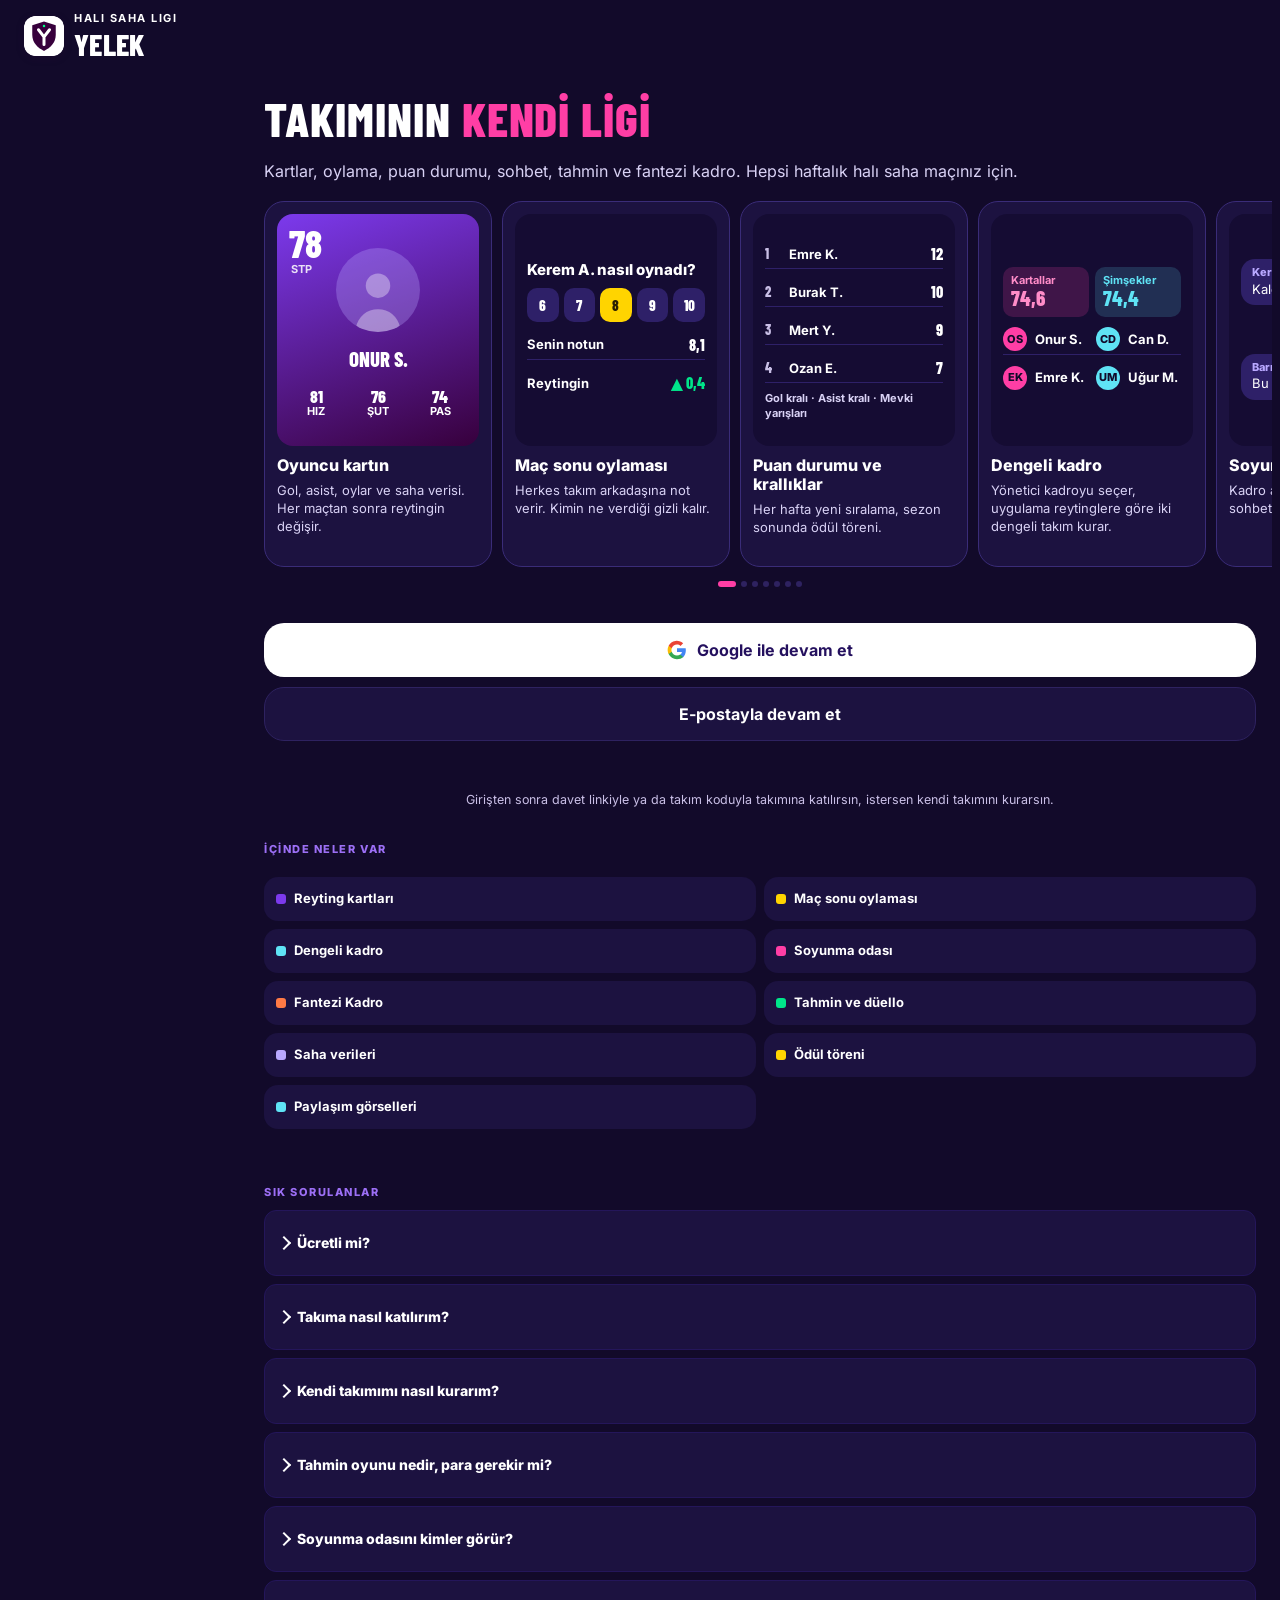
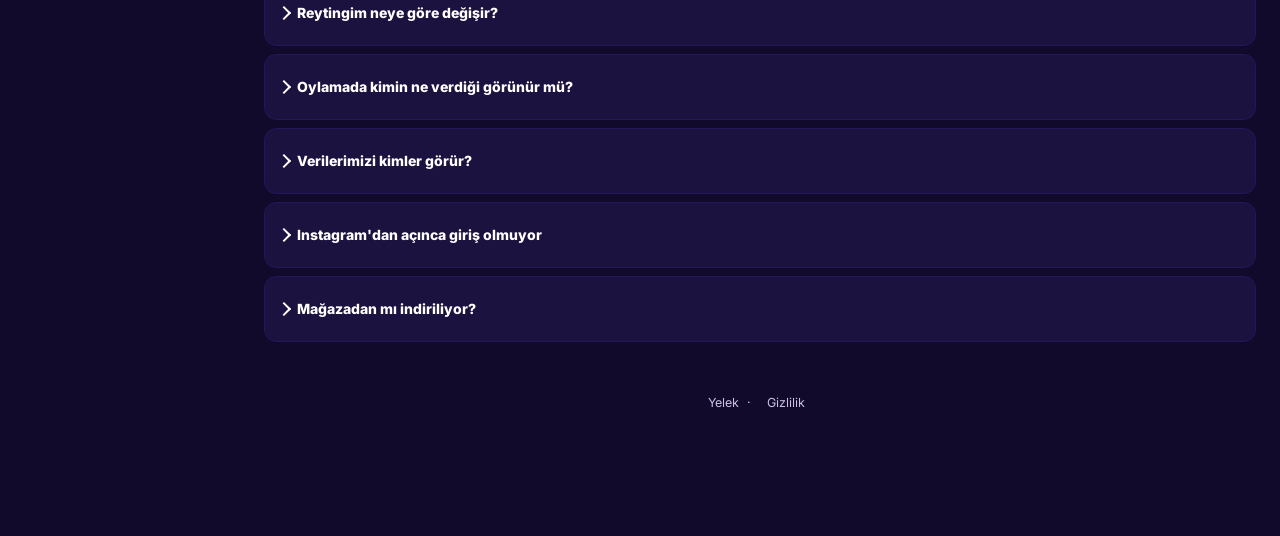
<file: index.html>
<!doctype html>
<html lang="tr">
<head>
<meta charset="utf-8">
<meta name="viewport" content="width=device-width,initial-scale=1,maximum-scale=1,viewport-fit=cover">
<title>Yelek · Halı Saha Ligi</title>
<meta name="description" content="Yelek: halı saha ligi. Kadro kur, skoru gir; oyuncu reyting kartları, puan durumu ve maç sonu paylaşım görselleri.">
<meta name="theme-color" content="#120A2A">
<script>document.documentElement.classList.add("dk")</script>
<meta name="color-scheme" content="dark">
<meta name="apple-mobile-web-app-capable" content="yes">
<meta name="mobile-web-app-capable" content="yes">
<meta name="apple-mobile-web-app-status-bar-style" content="black-translucent">
<meta name="apple-mobile-web-app-title" content="Yelek">
<link rel="manifest" href="manifest.webmanifest?v=4">
<link rel="icon" href="icon.svg?v=3" type="image/svg+xml">
<link rel="apple-touch-icon" sizes="180x180" href="icon-180.png?v=3">
<link rel="preload" href="fonts/barlow-condensed-latin-800-normal.woff2" as="font" type="font/woff2" crossorigin>
<link rel="preload" href="fonts/inter-latin-wght-normal.woff2" as="font" type="font/woff2" crossorigin>
<link rel="stylesheet" href="app.css?v=261128182145">
</head>
<body>
<header class="top">
  <div class="wrap in">
    <div class="brand">
      <svg class="logo" viewBox="0 0 64 64" aria-hidden="true"><defs><radialGradient id="lgG" cx="1" cy="1" r=".75"><stop offset="0" stop-color="#5FD8F5" stop-opacity=".95"/><stop offset=".45" stop-color="#7B3FF2" stop-opacity=".55"/><stop offset="1" stop-color="#7B3FF2" stop-opacity="0"/></radialGradient></defs><rect class="lgbg" width="64" height="64" rx="16" fill="#fff"/><rect width="64" height="64" rx="16" fill="url(#lgG)"/><path class="lgsh" d="M32 8.8l18.8 6v15.2c0 12.5-8.3 20.8-18.8 25.8C21.5 50.8 13.2 42.5 13.2 30V14.8z" fill="#37003C"/><path class="lgy" d="M23.2 22l8.8 11.5 8.8-11.5M32 33.5v12" fill="none" stroke="#fff" stroke-width="4.8" stroke-linecap="round" stroke-linejoin="round"/><circle class="lgd" cx="32" cy="16" r="2" fill="#00FF85"/></svg>
      <div class="t"><small class="bsub"><span id="brS">Halı saha ligi</span><svg class="brc" viewBox="0 0 24 24" aria-hidden="true"><path d="M6 9l6 6 6-6" fill="none" stroke="currentColor" stroke-width="2.6" stroke-linecap="round" stroke-linejoin="round"/></svg><span class="adm" id="admPill" hidden>YÖNETİCİ</span></small><b><span class="brn" id="brT">YELEK</span></b></div>
      <span class="tt" id="tt" aria-hidden="true"></span>
    </div>
    <button class="pmBtn" id="pmBtn" data-act="pmOpen" aria-label="Paylaş" title="Paylaş"><svg viewBox="0 0 24 24" fill="none" stroke="currentColor" stroke-width="2.2" stroke-linecap="round" stroke-linejoin="round"><path d="M12 3v12"/><path d="M7 8l5-5 5 5"/><path d="M5 13v6a2 2 0 0 0 2 2h10a2 2 0 0 0 2-2v-6"/></svg></button>
    <button class="meBtn ask" id="meBtn" data-act="meSheet">Kimsin?</button>
  </div>
</header>
<div class="iosband" aria-hidden="true"></div>
<div class="phd" id="phd"></div>
<main class="wrap" id="view" aria-busy="true">
  <div class="skl"><i class="sk h"></i><i class="sk"></i><i class="sk"></i><i class="sk s"></i></div><div class="skl"><i class="sk"></i><i class="sk"></i><i class="sk s"></i></div>
</main>

<div class="ptr" id="ptr" aria-hidden="true"><div class="ptm"><svg class="ptg" viewBox="0 0 56 56"><circle class="ptrk" cx="28" cy="28" r="22"/><circle class="ptarc" cx="28" cy="28" r="22" pathLength="100"/></svg><svg class="ptb" viewBox="0 0 24 24"><circle cx="12" cy="12" r="10"/><path class="pf" d="M12 7l4 3-1.5 5h-5L8 10z"/><path d="M12 2v5M16 10l5-2M14.5 15l3 4.5M9.5 15l-3 4.5M8 10L3 8"/></svg></div></div><div class="ptt" id="ptt" aria-live="polite"><svg viewBox="0 0 24 24" aria-hidden="true"><path d="M5 12l5 5L20 7"/></svg>Güncel · az önce</div>
<div class="qk" id="qk" role="navigation" aria-label="Kısayollar"></div>
<div class="navfade" aria-hidden="true"></div><nav class="nav" aria-label="Ana menü"><span class="nind" id="nind" aria-hidden="true"></span><div class="in" id="navIn"></div></nav>
<div id="modal"></div>
<div id="story"></div>
<div id="toast" class="toast" hidden></div>

<script>const APP_V="261128182145";</script>
<script>
// yeni sürüm yayınlanırken dosya birkaç saniye gecikebilir: uygulama dosyası gelmezse kısa süre sonra yeniden dene
function yelekRetry(){var n=0;try{n=+sessionStorage.getItem("y_rt")||0;sessionStorage.setItem("y_rt",n+1)}catch(_){}
  if(n<4){setTimeout(function(){location.replace(location.pathname+"?v="+Date.now()+location.hash)},1500+n*1500);return}
  try{sessionStorage.removeItem("y_rt")}catch(_){}
  document.body.innerHTML='<div style="font:16px system-ui;color:#fff;background:#120A2A;min-height:100vh;display:flex;flex-direction:column;align-items:center;justify-content:center;gap:14px;padding:24px;text-align:center"><b>Yelek güncelleniyor</b><span style="opacity:.8">Birkaç saniye sonra tekrar dene.</span><button onclick="location.reload()" style="font:inherit;padding:10px 18px;border-radius:12px;border:0;background:#F2C94C;color:#120A2A;font-weight:700">Tekrar dene</button></div>'}
</script>
<script src="app.js?v=261128182145" onerror="yelekRetry()"></script>
</body>
</html>
</file>
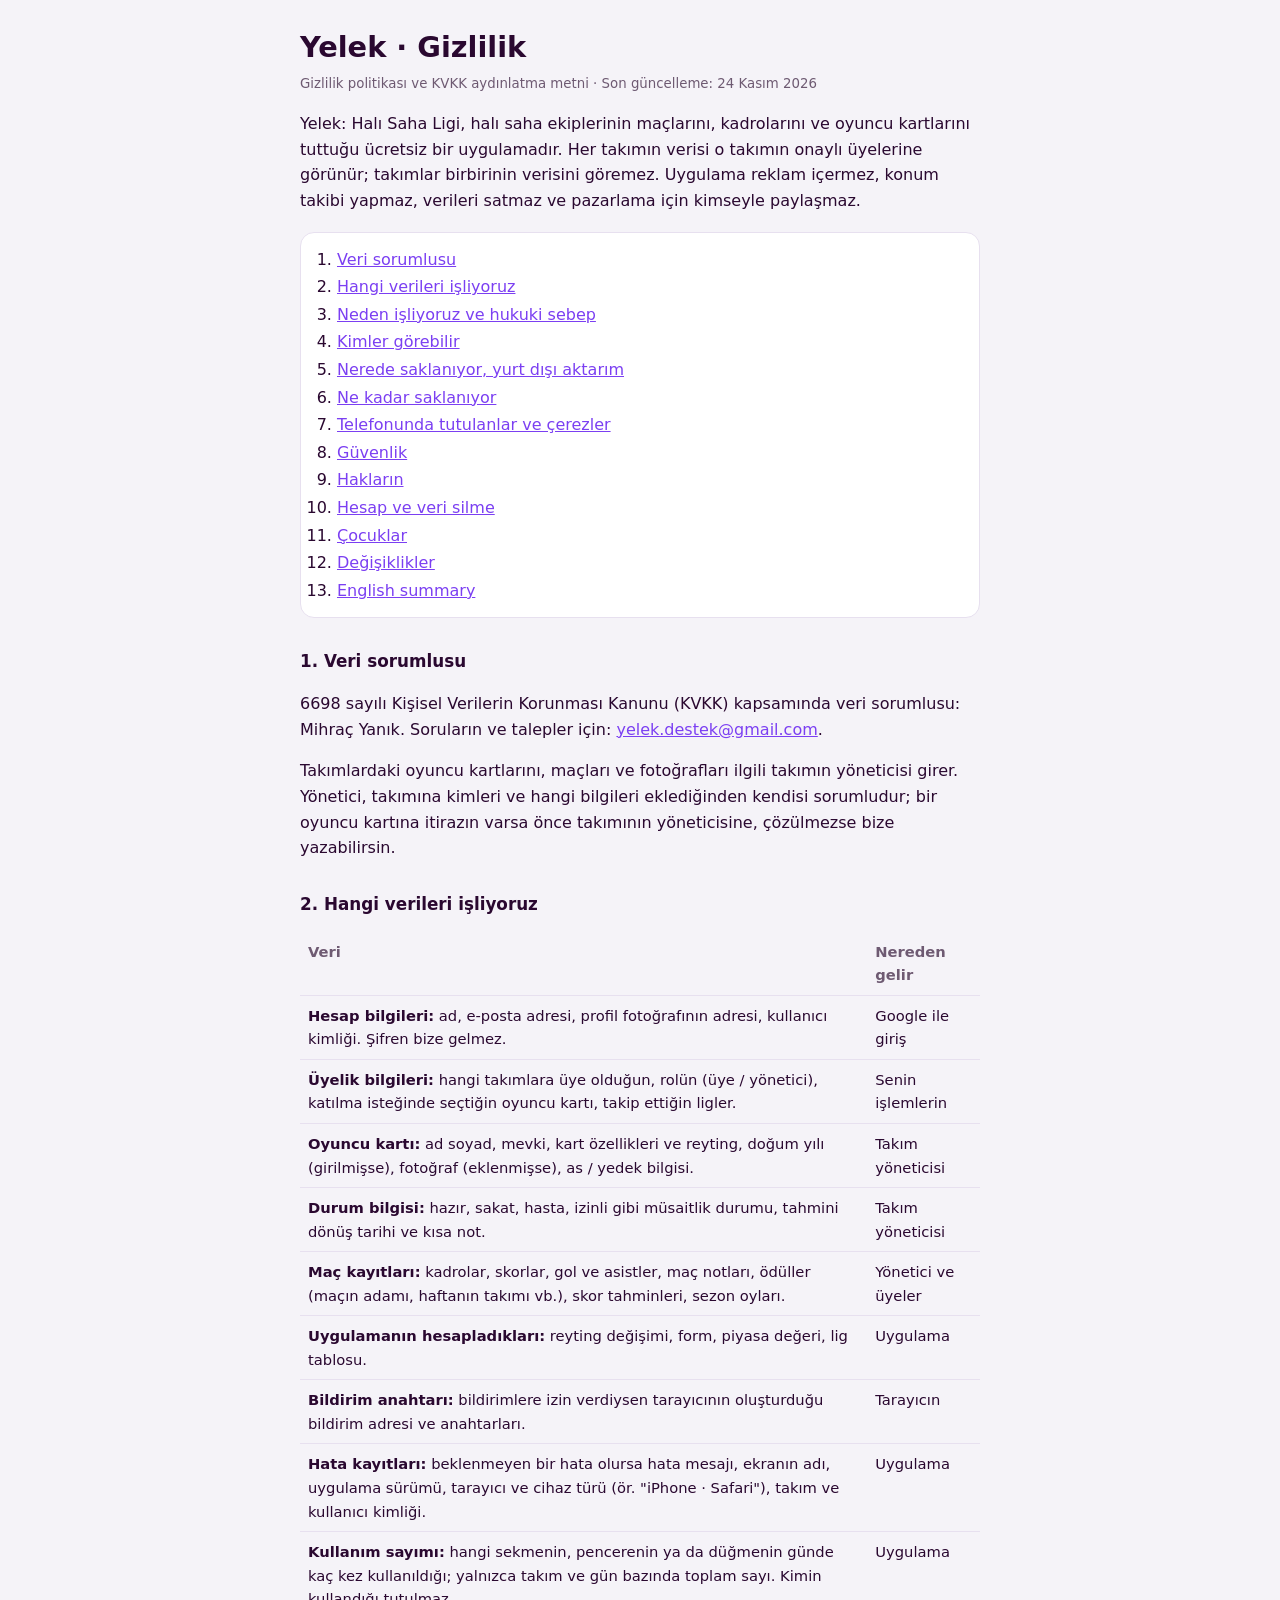
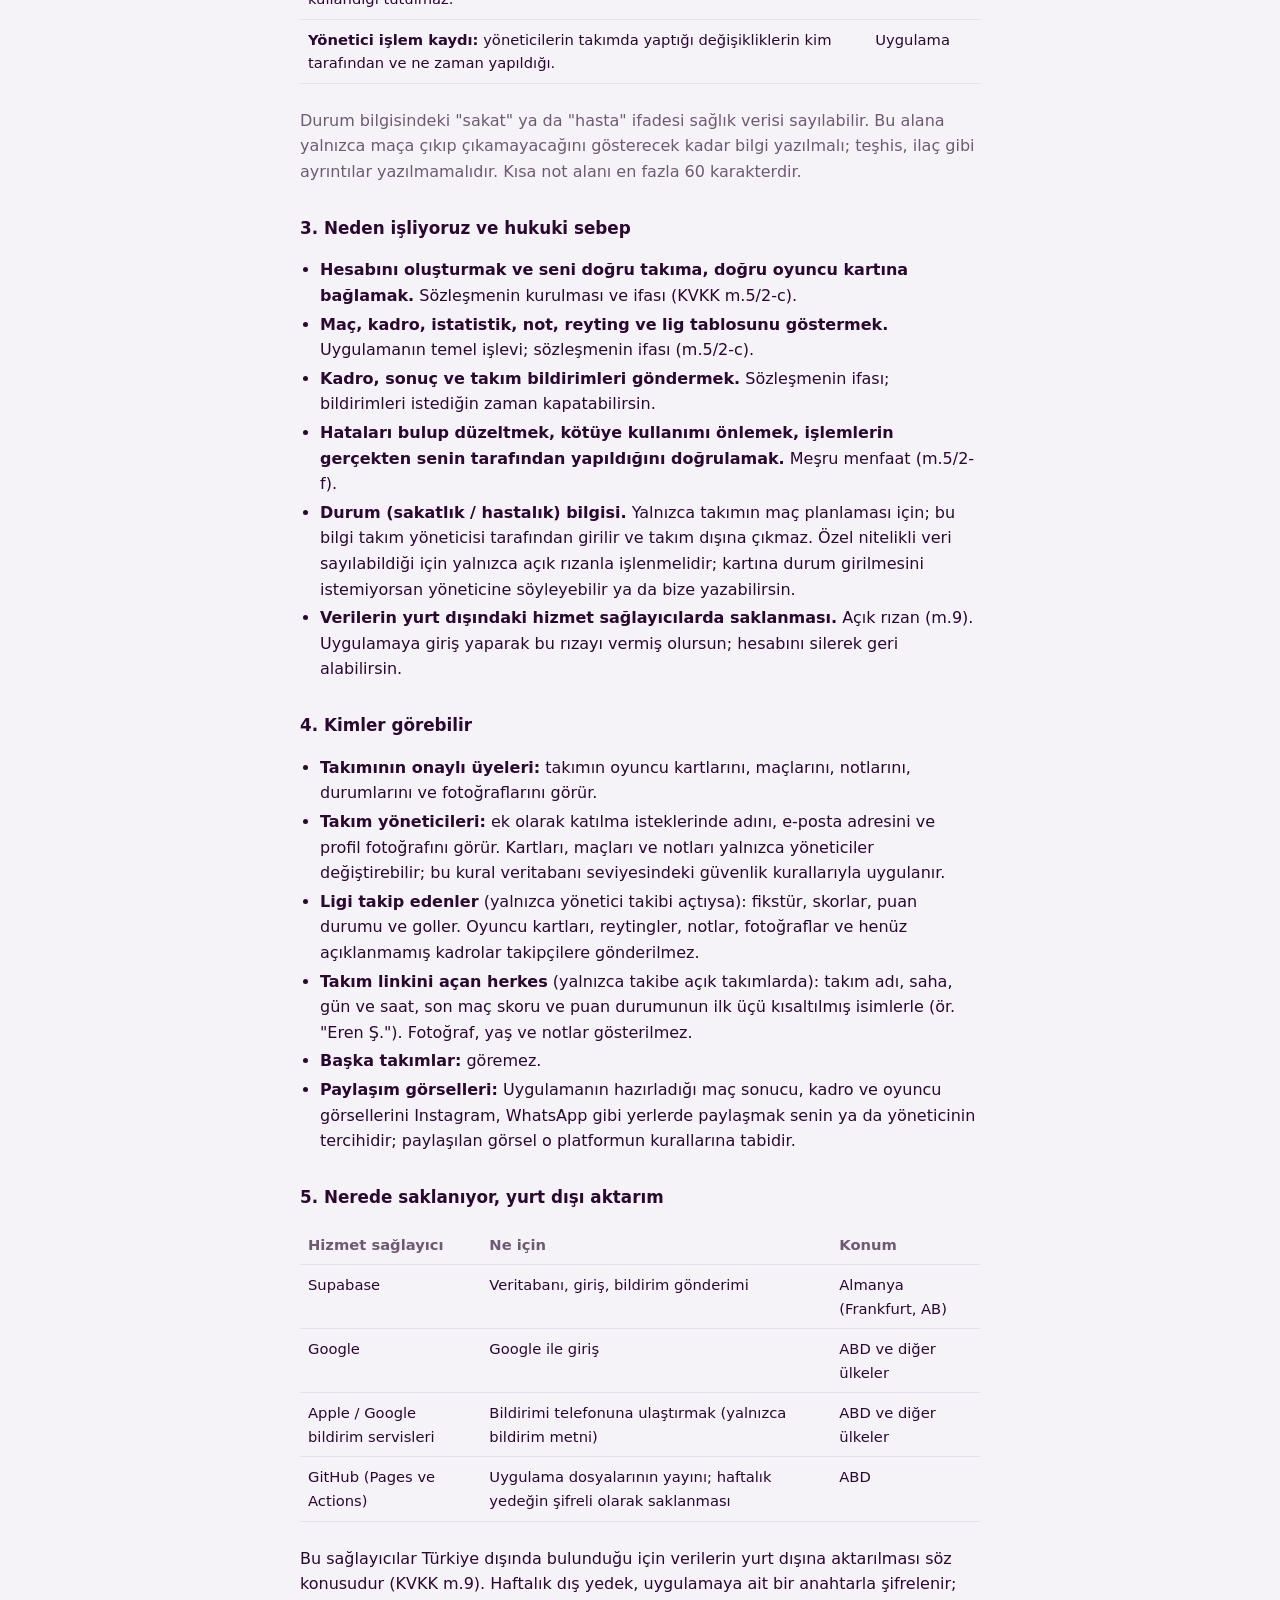
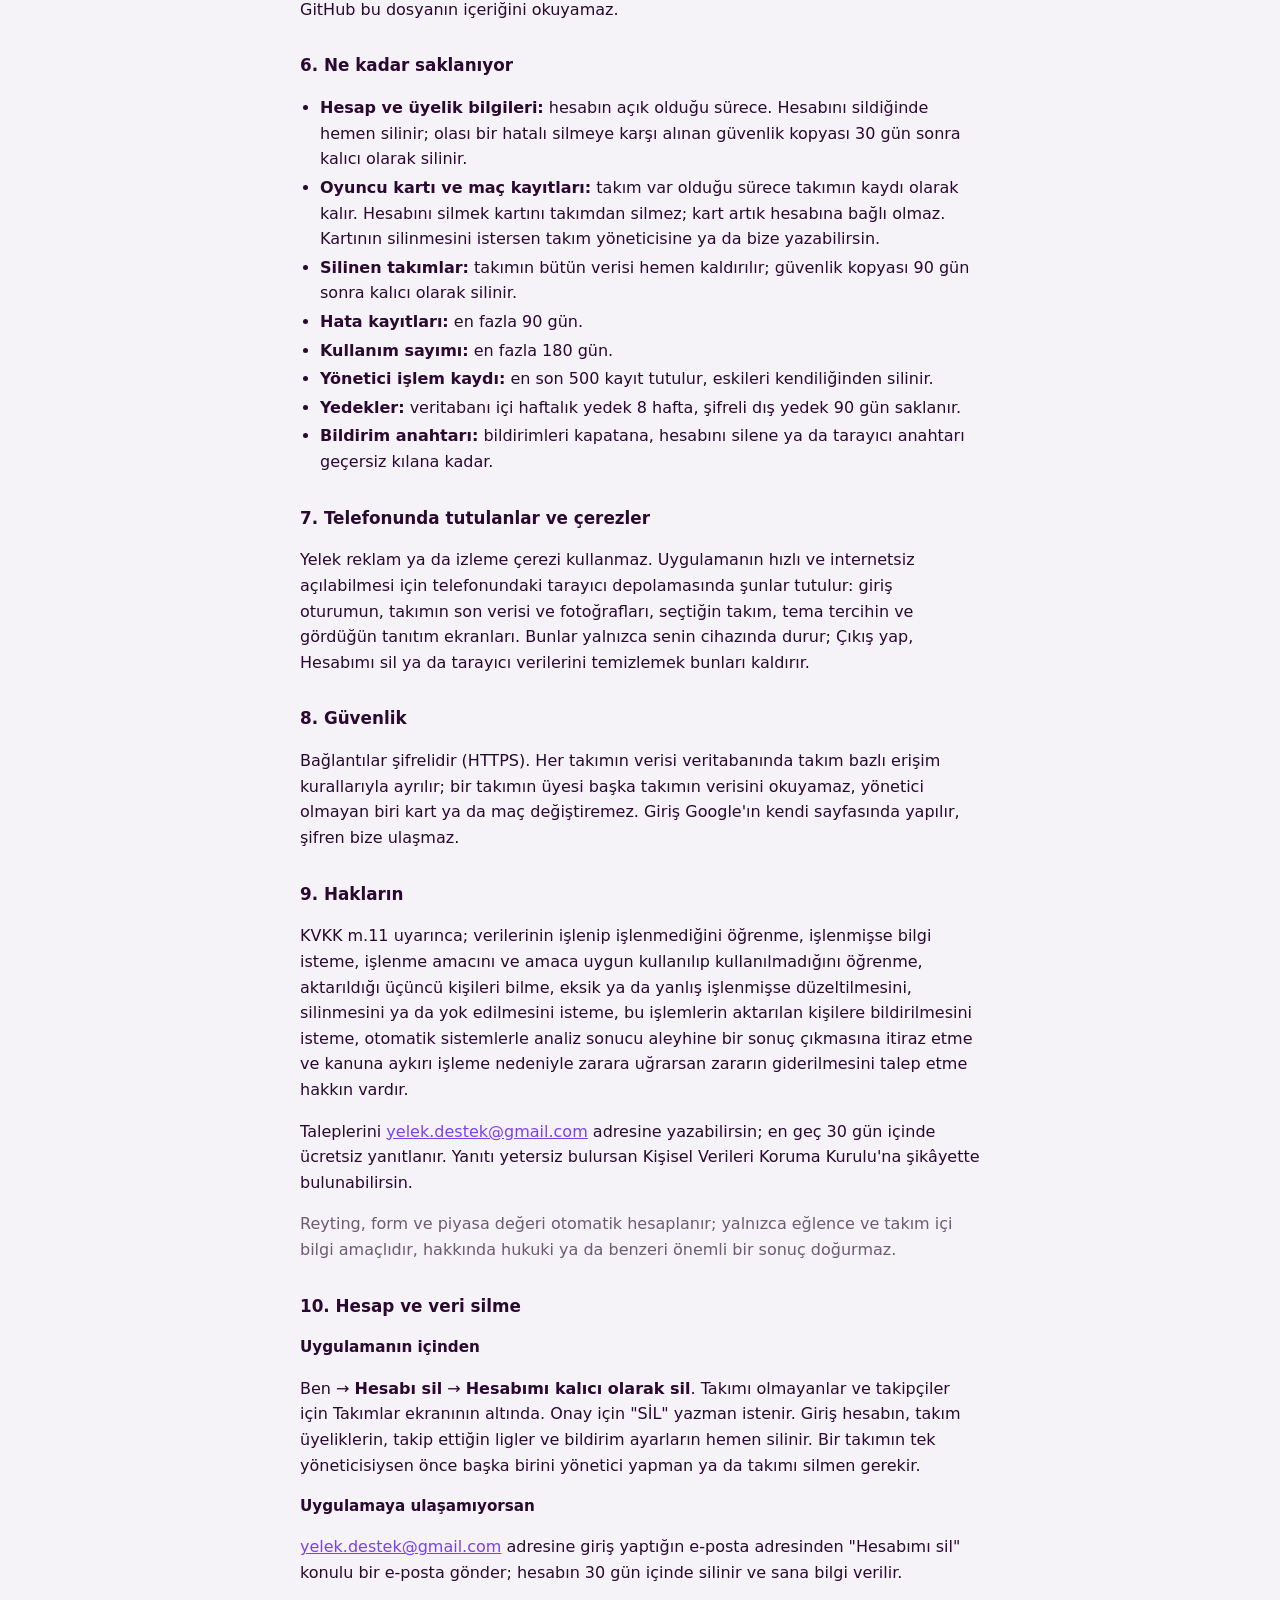
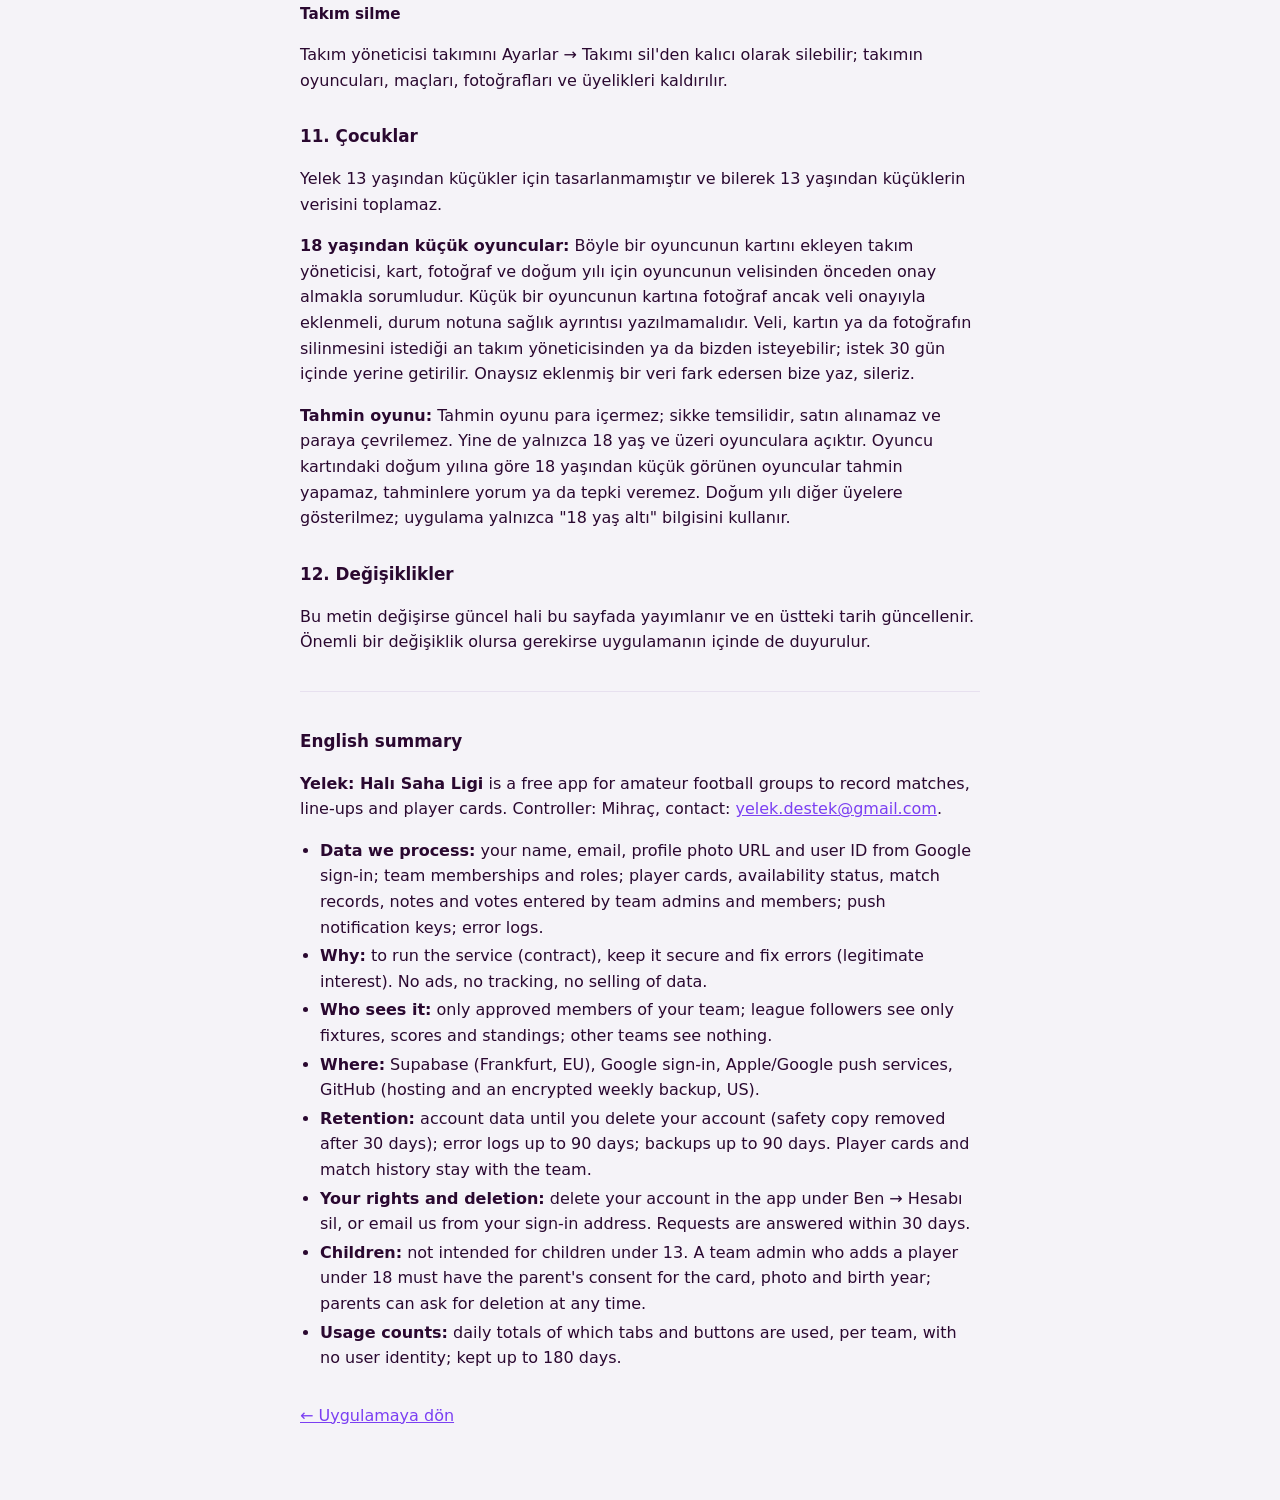
<file: gizlilik.html>
<!doctype html>
<html lang="tr">
<head>
<meta charset="utf-8">
<meta name="viewport" content="width=device-width,initial-scale=1">
<title>Yelek · Gizlilik</title>
<meta name="description" content="Yelek: Halı Saha Ligi gizlilik politikası ve KVKK aydınlatma metni.">
<style>
:root{--bg:#F5F3F8;--card:#fff;--ink:#2A0830;--muted:#6E5A72;--acc:#7B3FF2;--line:#E7E0EF}
@media (prefers-color-scheme:dark){:root{--bg:#0F0A1A;--card:#1A1229;--ink:#F1EAFB;--muted:#B4A6C9;--acc:#A98BFF;--line:#3A2C55}}
body{margin:0;background:var(--bg);color:var(--ink);font:16px/1.6 Inter,system-ui,-apple-system,sans-serif}
main{max-width:680px;margin:0 auto;padding:32px 16px 56px}
h1{font-size:1.8rem;line-height:1.1;margin:0 0 6px}
h2{font-size:1.05rem;margin:30px 0 6px;scroll-margin-top:16px}
h3{font-size:.95rem;margin:16px 0 4px}
p,li{color:var(--ink)}small,.muted{color:var(--muted)}
ul{padding-left:20px}li{margin:3px 0}
a{color:var(--acc)}
.toc{background:var(--card);border:1px solid var(--line);border-radius:14px;padding:12px 16px;margin:18px 0}
.toc ol{margin:0;padding-left:20px}.toc li{margin:2px 0}
table{width:100%;border-collapse:collapse;font-size:.92rem;margin:8px 0}
th,td{text-align:left;vertical-align:top;padding:8px;border-bottom:1px solid var(--line)}
th{color:var(--muted);font-weight:600}
.tw{overflow-x:auto}
.ph{background:#FFF3C4;color:#5A4500;padding:1px 6px;border-radius:6px}
@media (prefers-color-scheme:dark){.ph{background:#3A2E0E;color:#F2C85B}}
hr{border:0;border-top:1px solid var(--line);margin:36px 0}
</style>
</head>
<body>
<main>
<h1>Yelek · Gizlilik</h1>
<small>Gizlilik politikası ve KVKK aydınlatma metni · Son güncelleme: 24 Kasım 2026</small>

<p>Yelek: Halı Saha Ligi, halı saha ekiplerinin maçlarını, kadrolarını ve oyuncu kartlarını tuttuğu ücretsiz bir uygulamadır. Her takımın verisi o takımın onaylı üyelerine görünür; takımlar birbirinin verisini göremez. Uygulama reklam içermez, konum takibi yapmaz, verileri satmaz ve pazarlama için kimseyle paylaşmaz.</p>

<nav class="toc" aria-label="İçindekiler"><ol>
<li><a href="#sorumlu">Veri sorumlusu</a></li>
<li><a href="#veriler">Hangi verileri işliyoruz</a></li>
<li><a href="#amac">Neden işliyoruz ve hukuki sebep</a></li>
<li><a href="#gorunurluk">Kimler görebilir</a></li>
<li><a href="#aktarim">Nerede saklanıyor, yurt dışı aktarım</a></li>
<li><a href="#sure">Ne kadar saklanıyor</a></li>
<li><a href="#cihaz">Telefonunda tutulanlar ve çerezler</a></li>
<li><a href="#guvenlik">Güvenlik</a></li>
<li><a href="#haklar">Hakların</a></li>
<li><a href="#hesap-silme">Hesap ve veri silme</a></li>
<li><a href="#cocuklar">Çocuklar</a></li>
<li><a href="#degisiklik">Değişiklikler</a></li>
<li><a href="#en">English summary</a></li>
</ol></nav>

<h2 id="sorumlu">1. Veri sorumlusu</h2>
<p>6698 sayılı Kişisel Verilerin Korunması Kanunu (KVKK) kapsamında veri sorumlusu: Mihraç Yanık. Soruların ve talepler için: <a href="mailto:yelek.destek@gmail.com">yelek.destek@gmail.com</a>.</p>
<p>Takımlardaki oyuncu kartlarını, maçları ve fotoğrafları ilgili takımın yöneticisi girer. Yönetici, takımına kimleri ve hangi bilgileri eklediğinden kendisi sorumludur; bir oyuncu kartına itirazın varsa önce takımının yöneticisine, çözülmezse bize yazabilirsin.</p>

<h2 id="veriler">2. Hangi verileri işliyoruz</h2>
<div class="tw"><table>
<tr><th>Veri</th><th>Nereden gelir</th></tr>
<tr><td><b>Hesap bilgileri:</b> ad, e-posta adresi, profil fotoğrafının adresi, kullanıcı kimliği. Şifren bize gelmez.</td><td>Google ile giriş</td></tr>
<tr><td><b>Üyelik bilgileri:</b> hangi takımlara üye olduğun, rolün (üye / yönetici), katılma isteğinde seçtiğin oyuncu kartı, takip ettiğin ligler.</td><td>Senin işlemlerin</td></tr>
<tr><td><b>Oyuncu kartı:</b> ad soyad, mevki, kart özellikleri ve reyting, doğum yılı (girilmişse), fotoğraf (eklenmişse), as / yedek bilgisi.</td><td>Takım yöneticisi</td></tr>
<tr><td><b>Durum bilgisi:</b> hazır, sakat, hasta, izinli gibi müsaitlik durumu, tahmini dönüş tarihi ve kısa not.</td><td>Takım yöneticisi</td></tr>
<tr><td><b>Maç kayıtları:</b> kadrolar, skorlar, gol ve asistler, maç notları, ödüller (maçın adamı, haftanın takımı vb.), skor tahminleri, sezon oyları.</td><td>Yönetici ve üyeler</td></tr>
<tr><td><b>Uygulamanın hesapladıkları:</b> reyting değişimi, form, piyasa değeri, lig tablosu.</td><td>Uygulama</td></tr>
<tr><td><b>Bildirim anahtarı:</b> bildirimlere izin verdiysen tarayıcının oluşturduğu bildirim adresi ve anahtarları.</td><td>Tarayıcın</td></tr>
<tr><td><b>Hata kayıtları:</b> beklenmeyen bir hata olursa hata mesajı, ekranın adı, uygulama sürümü, tarayıcı ve cihaz türü (ör. "iPhone · Safari"), takım ve kullanıcı kimliği.</td><td>Uygulama</td></tr>
<tr><td><b>Kullanım sayımı:</b> hangi sekmenin, pencerenin ya da düğmenin günde kaç kez kullanıldığı; yalnızca takım ve gün bazında toplam sayı. Kimin kullandığı tutulmaz.</td><td>Uygulama</td></tr>
<tr><td><b>Yönetici işlem kaydı:</b> yöneticilerin takımda yaptığı değişikliklerin kim tarafından ve ne zaman yapıldığı.</td><td>Uygulama</td></tr>
</table></div>
<p class="muted">Durum bilgisindeki "sakat" ya da "hasta" ifadesi sağlık verisi sayılabilir. Bu alana yalnızca maça çıkıp çıkamayacağını gösterecek kadar bilgi yazılmalı; teşhis, ilaç gibi ayrıntılar yazılmamalıdır. Kısa not alanı en fazla 60 karakterdir.</p>

<h2 id="amac">3. Neden işliyoruz ve hukuki sebep</h2>
<ul>
<li><b>Hesabını oluşturmak ve seni doğru takıma, doğru oyuncu kartına bağlamak.</b> Sözleşmenin kurulması ve ifası (KVKK m.5/2-c).</li>
<li><b>Maç, kadro, istatistik, not, reyting ve lig tablosunu göstermek.</b> Uygulamanın temel işlevi; sözleşmenin ifası (m.5/2-c).</li>
<li><b>Kadro, sonuç ve takım bildirimleri göndermek.</b> Sözleşmenin ifası; bildirimleri istediğin zaman kapatabilirsin.</li>
<li><b>Hataları bulup düzeltmek, kötüye kullanımı önlemek, işlemlerin gerçekten senin tarafından yapıldığını doğrulamak.</b> Meşru menfaat (m.5/2-f).</li>
<li><b>Durum (sakatlık / hastalık) bilgisi.</b> Yalnızca takımın maç planlaması için; bu bilgi takım yöneticisi tarafından girilir ve takım dışına çıkmaz. Özel nitelikli veri sayılabildiği için yalnızca açık rızanla işlenmelidir; kartına durum girilmesini istemiyorsan yöneticine söyleyebilir ya da bize yazabilirsin.</li>
<li><b>Verilerin yurt dışındaki hizmet sağlayıcılarda saklanması.</b> Açık rızan (m.9). Uygulamaya giriş yaparak bu rızayı vermiş olursun; hesabını silerek geri alabilirsin.</li>
</ul>

<h2 id="gorunurluk">4. Kimler görebilir</h2>
<ul>
<li><b>Takımının onaylı üyeleri:</b> takımın oyuncu kartlarını, maçlarını, notlarını, durumlarını ve fotoğraflarını görür.</li>
<li><b>Takım yöneticileri:</b> ek olarak katılma isteklerinde adını, e-posta adresini ve profil fotoğrafını görür. Kartları, maçları ve notları yalnızca yöneticiler değiştirebilir; bu kural veritabanı seviyesindeki güvenlik kurallarıyla uygulanır.</li>
<li><b>Ligi takip edenler</b> (yalnızca yönetici takibi açtıysa): fikstür, skorlar, puan durumu ve goller. Oyuncu kartları, reytingler, notlar, fotoğraflar ve henüz açıklanmamış kadrolar takipçilere gönderilmez.</li>
<li><b>Takım linkini açan herkes</b> (yalnızca takibe açık takımlarda): takım adı, saha, gün ve saat, son maç skoru ve puan durumunun ilk üçü kısaltılmış isimlerle (ör. "Eren Ş."). Fotoğraf, yaş ve notlar gösterilmez.</li>
<li><b>Başka takımlar:</b> göremez.</li>
<li><b>Paylaşım görselleri:</b> Uygulamanın hazırladığı maç sonucu, kadro ve oyuncu görsellerini Instagram, WhatsApp gibi yerlerde paylaşmak senin ya da yöneticinin tercihidir; paylaşılan görsel o platformun kurallarına tabidir.</li>
</ul>

<h2 id="aktarim">5. Nerede saklanıyor, yurt dışı aktarım</h2>
<div class="tw"><table>
<tr><th>Hizmet sağlayıcı</th><th>Ne için</th><th>Konum</th></tr>
<tr><td>Supabase</td><td>Veritabanı, giriş, bildirim gönderimi</td><td>Almanya (Frankfurt, AB)</td></tr>
<tr><td>Google</td><td>Google ile giriş</td><td>ABD ve diğer ülkeler</td></tr>
<tr><td>Apple / Google bildirim servisleri</td><td>Bildirimi telefonuna ulaştırmak (yalnızca bildirim metni)</td><td>ABD ve diğer ülkeler</td></tr>
<tr><td>GitHub (Pages ve Actions)</td><td>Uygulama dosyalarının yayını; haftalık yedeğin şifreli olarak saklanması</td><td>ABD</td></tr>
</table></div>
<p>Bu sağlayıcılar Türkiye dışında bulunduğu için verilerin yurt dışına aktarılması söz konusudur (KVKK m.9). Haftalık dış yedek, uygulamaya ait bir anahtarla şifrelenir; GitHub bu dosyanın içeriğini okuyamaz.</p>

<h2 id="sure">6. Ne kadar saklanıyor</h2>
<ul>
<li><b>Hesap ve üyelik bilgileri:</b> hesabın açık olduğu sürece. Hesabını sildiğinde hemen silinir; olası bir hatalı silmeye karşı alınan güvenlik kopyası 30 gün sonra kalıcı olarak silinir.</li>
<li><b>Oyuncu kartı ve maç kayıtları:</b> takım var olduğu sürece takımın kaydı olarak kalır. Hesabını silmek kartını takımdan silmez; kart artık hesabına bağlı olmaz. Kartının silinmesini istersen takım yöneticisine ya da bize yazabilirsin.</li>
<li><b>Silinen takımlar:</b> takımın bütün verisi hemen kaldırılır; güvenlik kopyası 90 gün sonra kalıcı olarak silinir.</li>
<li><b>Hata kayıtları:</b> en fazla 90 gün.</li>
<li><b>Kullanım sayımı:</b> en fazla 180 gün.</li>
<li><b>Yönetici işlem kaydı:</b> en son 500 kayıt tutulur, eskileri kendiliğinden silinir.</li>
<li><b>Yedekler:</b> veritabanı içi haftalık yedek 8 hafta, şifreli dış yedek 90 gün saklanır.</li>
<li><b>Bildirim anahtarı:</b> bildirimleri kapatana, hesabını silene ya da tarayıcı anahtarı geçersiz kılana kadar.</li>
</ul>

<h2 id="cihaz">7. Telefonunda tutulanlar ve çerezler</h2>
<p>Yelek reklam ya da izleme çerezi kullanmaz. Uygulamanın hızlı ve internetsiz açılabilmesi için telefonundaki tarayıcı depolamasında şunlar tutulur: giriş oturumun, takımın son verisi ve fotoğrafları, seçtiğin takım, tema tercihin ve gördüğün tanıtım ekranları. Bunlar yalnızca senin cihazında durur; Çıkış yap, Hesabımı sil ya da tarayıcı verilerini temizlemek bunları kaldırır.</p>

<h2 id="guvenlik">8. Güvenlik</h2>
<p>Bağlantılar şifrelidir (HTTPS). Her takımın verisi veritabanında takım bazlı erişim kurallarıyla ayrılır; bir takımın üyesi başka takımın verisini okuyamaz, yönetici olmayan biri kart ya da maç değiştiremez. Giriş Google'ın kendi sayfasında yapılır, şifren bize ulaşmaz.</p>

<h2 id="haklar">9. Hakların</h2>
<p>KVKK m.11 uyarınca; verilerinin işlenip işlenmediğini öğrenme, işlenmişse bilgi isteme, işlenme amacını ve amaca uygun kullanılıp kullanılmadığını öğrenme, aktarıldığı üçüncü kişileri bilme, eksik ya da yanlış işlenmişse düzeltilmesini, silinmesini ya da yok edilmesini isteme, bu işlemlerin aktarılan kişilere bildirilmesini isteme, otomatik sistemlerle analiz sonucu aleyhine bir sonuç çıkmasına itiraz etme ve kanuna aykırı işleme nedeniyle zarara uğrarsan zararın giderilmesini talep etme hakkın vardır.</p>
<p>Taleplerini <a href="mailto:yelek.destek@gmail.com">yelek.destek@gmail.com</a> adresine yazabilirsin; en geç 30 gün içinde ücretsiz yanıtlanır. Yanıtı yetersiz bulursan Kişisel Verileri Koruma Kurulu'na şikâyette bulunabilirsin.</p>
<p class="muted">Reyting, form ve piyasa değeri otomatik hesaplanır; yalnızca eğlence ve takım içi bilgi amaçlıdır, hakkında hukuki ya da benzeri önemli bir sonuç doğurmaz.</p>

<h2 id="hesap-silme">10. Hesap ve veri silme</h2>
<h3>Uygulamanın içinden</h3>
<p>Ben → <b>Hesabı sil</b> → <b>Hesabımı kalıcı olarak sil</b>. Takımı olmayanlar ve takipçiler için Takımlar ekranının altında. Onay için "SİL" yazman istenir. Giriş hesabın, takım üyeliklerin, takip ettiğin ligler ve bildirim ayarların hemen silinir. Bir takımın tek yöneticisiysen önce başka birini yönetici yapman ya da takımı silmen gerekir.</p>
<h3>Uygulamaya ulaşamıyorsan</h3>
<p><a href="mailto:yelek.destek@gmail.com">yelek.destek@gmail.com</a> adresine giriş yaptığın e-posta adresinden "Hesabımı sil" konulu bir e-posta gönder; hesabın 30 gün içinde silinir ve sana bilgi verilir.</p>
<h3>Takım silme</h3>
<p>Takım yöneticisi takımını Ayarlar → Takımı sil'den kalıcı olarak silebilir; takımın oyuncuları, maçları, fotoğrafları ve üyelikleri kaldırılır.</p>

<h2 id="cocuklar">11. Çocuklar</h2>
<p>Yelek 13 yaşından küçükler için tasarlanmamıştır ve bilerek 13 yaşından küçüklerin verisini toplamaz.</p>
<p><b>18 yaşından küçük oyuncular:</b> Böyle bir oyuncunun kartını ekleyen takım yöneticisi, kart, fotoğraf ve doğum yılı için oyuncunun velisinden önceden onay almakla sorumludur. Küçük bir oyuncunun kartına fotoğraf ancak veli onayıyla eklenmeli, durum notuna sağlık ayrıntısı yazılmamalıdır. Veli, kartın ya da fotoğrafın silinmesini istediği an takım yöneticisinden ya da bizden isteyebilir; istek 30 gün içinde yerine getirilir. Onaysız eklenmiş bir veri fark edersen bize yaz, sileriz.</p>
<p><b>Tahmin oyunu:</b> Tahmin oyunu para içermez; sikke temsilidir, satın alınamaz ve paraya çevrilemez. Yine de yalnızca 18 yaş ve üzeri oyunculara açıktır. Oyuncu kartındaki doğum yılına göre 18 yaşından küçük görünen oyuncular tahmin yapamaz, tahminlere yorum ya da tepki veremez. Doğum yılı diğer üyelere gösterilmez; uygulama yalnızca "18 yaş altı" bilgisini kullanır.</p>

<h2 id="degisiklik">12. Değişiklikler</h2>
<p>Bu metin değişirse güncel hali bu sayfada yayımlanır ve en üstteki tarih güncellenir. Önemli bir değişiklik olursa gerekirse uygulamanın içinde de duyurulur.</p>

<hr>
<h2 id="en">English summary</h2>
<p><b>Yelek: Halı Saha Ligi</b> is a free app for amateur football groups to record matches, line-ups and player cards. Controller: Mihraç, contact: <a href="mailto:yelek.destek@gmail.com">yelek.destek@gmail.com</a>.</p>
<ul>
<li><b>Data we process:</b> your name, email, profile photo URL and user ID from Google sign-in; team memberships and roles; player cards, availability status, match records, notes and votes entered by team admins and members; push notification keys; error logs.</li>
<li><b>Why:</b> to run the service (contract), keep it secure and fix errors (legitimate interest). No ads, no tracking, no selling of data.</li>
<li><b>Who sees it:</b> only approved members of your team; league followers see only fixtures, scores and standings; other teams see nothing.</li>
<li><b>Where:</b> Supabase (Frankfurt, EU), Google sign-in, Apple/Google push services, GitHub (hosting and an encrypted weekly backup, US).</li>
<li><b>Retention:</b> account data until you delete your account (safety copy removed after 30 days); error logs up to 90 days; backups up to 90 days. Player cards and match history stay with the team.</li>
<li><b>Your rights and deletion:</b> delete your account in the app under Ben → Hesabı sil, or email us from your sign-in address. Requests are answered within 30 days.</li>
<li><b>Children:</b> not intended for children under 13. A team admin who adds a player under 18 must have the parent's consent for the card, photo and birth year; parents can ask for deletion at any time.</li>
<li><b>Usage counts:</b> daily totals of which tabs and buttons are used, per team, with no user identity; kept up to 180 days.</li>
</ul>

<p style="margin-top:32px"><a href="./">← Uygulamaya dön</a></p>
</main>
</body>
</html>
</file>
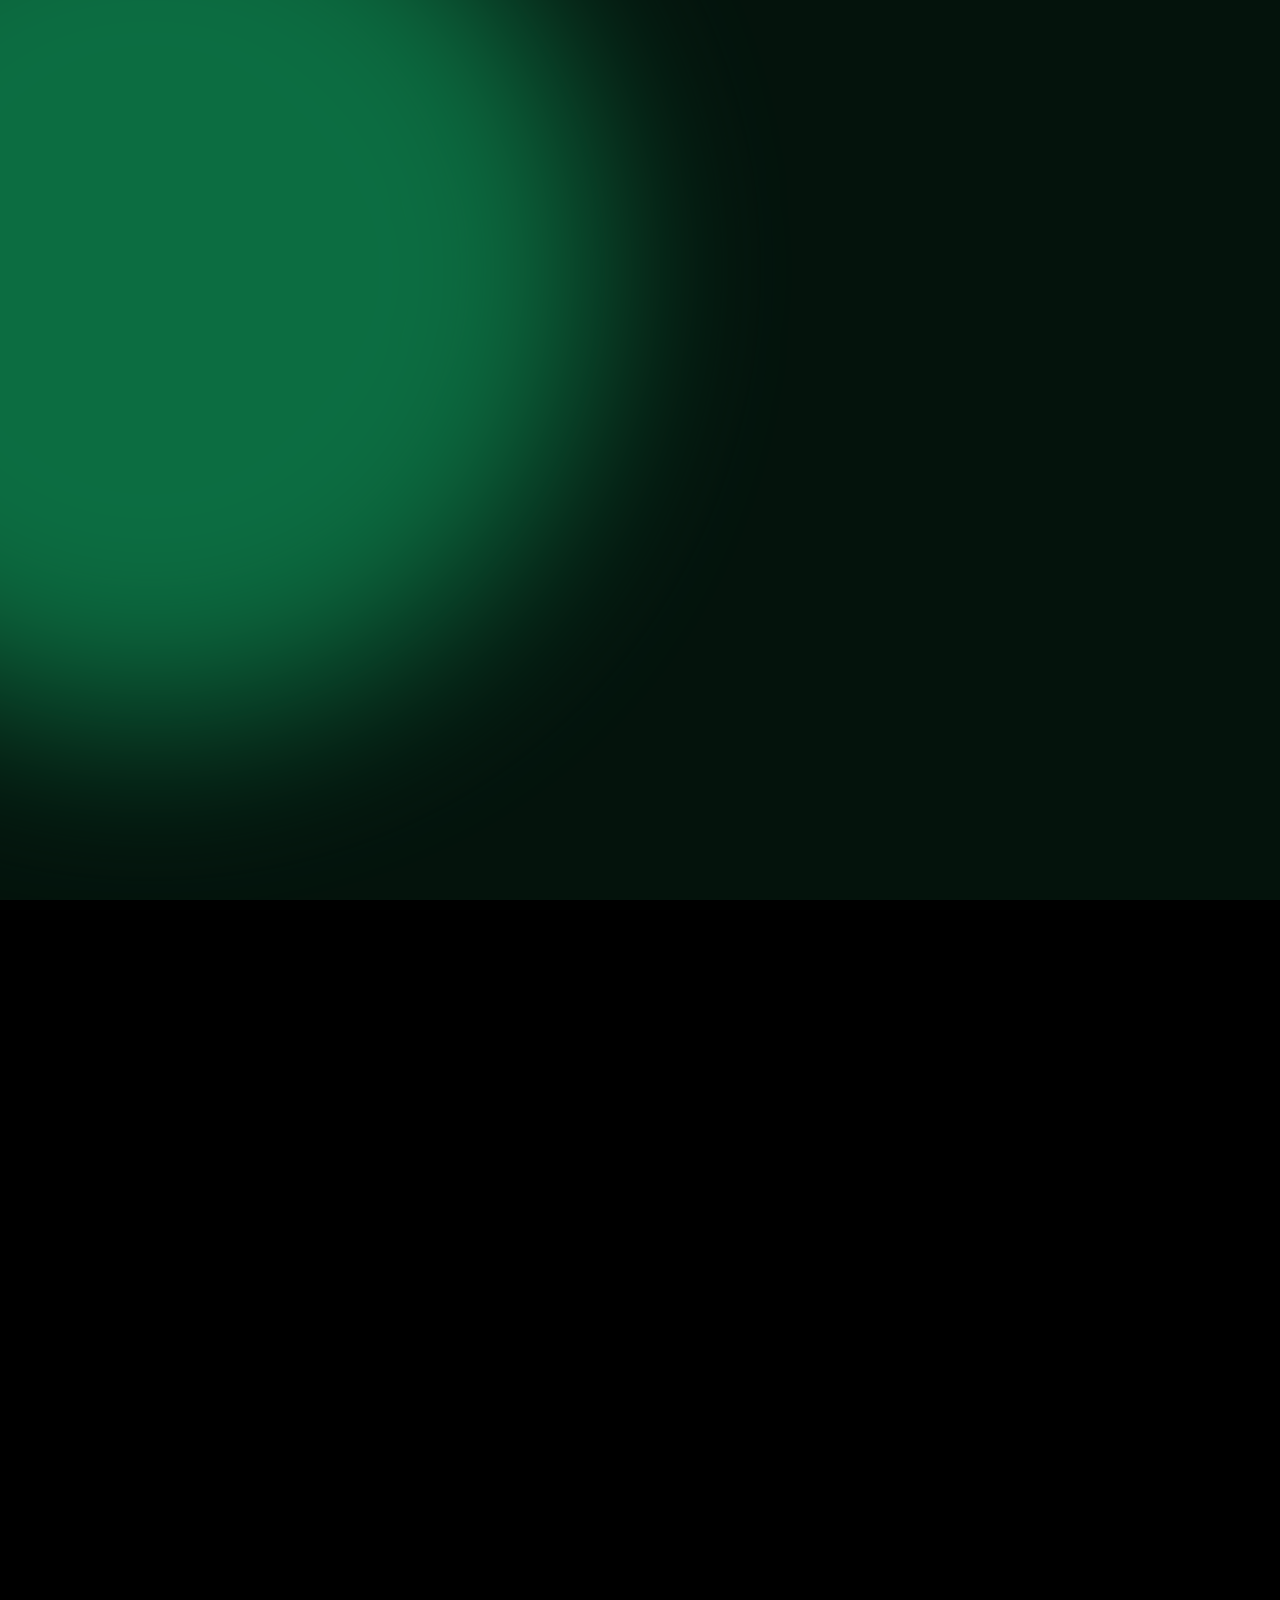
<file: tools/tanitim/v.html>
<!doctype html><html lang="tr"><head><meta charset="utf-8">
<link rel="stylesheet" href="https://fonts.googleapis.com/css2?family=Barlow+Condensed:wght@600;700;800&family=Inter:wght@500;600;700;800&display=block">
<style>
@font-face{font-family:"Barlow Condensed";font-weight:800;src:url(../../tests/fonts/barlow-condensed-latin-ext-800-normal.woff2) format("woff2");unicode-range:U+0100-02AF,U+1E00-1EFF}
@font-face{font-family:"Barlow Condensed";font-weight:800;src:url(../../tests/fonts/barlow-condensed-latin-800-normal.woff2) format("woff2");unicode-range:U+0000-00FF,U+2000-206F}
@font-face{font-family:"Barlow Condensed";font-weight:700;src:url(../../tests/fonts/barlow-condensed-latin-ext-700-normal.woff2) format("woff2");unicode-range:U+0100-02AF,U+1E00-1EFF}
@font-face{font-family:"Barlow Condensed";font-weight:700;src:url(../../tests/fonts/barlow-condensed-latin-700-normal.woff2) format("woff2");unicode-range:U+0000-00FF,U+2000-206F}
@font-face{font-family:Inter;font-weight:600;src:url(../../tests/fonts/inter-latin-ext-600-normal.woff2) format("woff2");unicode-range:U+0100-02AF,U+1E00-1EFF}
@font-face{font-family:Inter;font-weight:600;src:url(../../tests/fonts/inter-latin-600-normal.woff2) format("woff2");unicode-range:U+0000-00FF,U+2000-206F}
@font-face{font-family:Inter;font-weight:800;src:url(../../tests/fonts/inter-latin-ext-800-normal.woff2) format("woff2");unicode-range:U+0100-02AF,U+1E00-1EFF}
@font-face{font-family:Inter;font-weight:800;src:url(../../tests/fonts/inter-latin-800-normal.woff2) format("woff2");unicode-range:U+0000-00FF,U+2000-206F}
*{box-sizing:border-box;margin:0;padding:0}html,body{width:1080px;height:1920px;overflow:hidden;background:#000}
body{font-family:Inter,sans-serif;font-weight:600;color:#fff}
#st{position:absolute;inset:0;overflow:hidden;background:var(--bg)}
.v1{--bg:#04130C;--c1:#00E58A;--c2:#FFD400;--card:#0C281B;--card2:#133B29;--line:#1E563B;--ink2:#C8EEDB;--g1:#14B86E;--g2:#063D26}
.v2{--bg:#0E0722;--c1:#FF3EA5;--c2:#5FE3F5;--card:#1E1442;--card2:#2C2060;--line:#3A2C78;--ink2:#D9D2F5;--g1:#7B3FF2;--g2:#24105E}
.glow{position:absolute;border-radius:50%;filter:blur(90px);opacity:.55}
.sc{position:absolute;inset:0;display:none}
.D{font-family:"Barlow Condensed",sans-serif;font-weight:800;text-transform:uppercase;letter-spacing:.01em}
.a{animation:var(--n,up) calc(var(--t,.5)*1s) cubic-bezier(.2,.9,.25,1) calc(var(--d,0)*1s) both,out .28s ease-in calc(var(--o,999)*1s) forwards}
@keyframes up{from{opacity:0;transform:translateY(70px)}to{opacity:1;transform:none}}
@keyframes dn{from{opacity:0;transform:translateY(-160px)}to{opacity:1;transform:none}}
@keyframes pop{0%{opacity:0;transform:scale(.5)}70%{opacity:1;transform:scale(1.08)}100%{opacity:1;transform:scale(1)}}
@keyframes fade{from{opacity:0}to{opacity:1}}
@keyframes sl{from{opacity:0;transform:translateX(-140px)}to{opacity:1;transform:none}}
@keyframes sr{from{opacity:0;transform:translateX(140px)}to{opacity:1;transform:none}}
@keyframes stamp{0%{opacity:0;transform:scale(2.6) rotate(-14deg)}60%{opacity:1;transform:scale(.94) rotate(-6deg)}100%{opacity:1;transform:scale(1) rotate(-6deg)}}
@keyframes out{to{opacity:0;transform:translateY(-50px) scale(.96)}}
@keyframes gx{from{transform:scaleX(0)}to{transform:scaleX(1)}}
@keyframes dim{to{opacity:.22;filter:blur(3px) saturate(.4)}}
@keyframes sel{0%{box-shadow:0 0 0 0 var(--c1)}40%{box-shadow:0 0 0 26px rgba(255,255,255,0)}100%{box-shadow:0 0 0 0 rgba(255,255,255,0)}}
@keyframes on{to{background:#fff;color:#06231A;border-color:#fff}}
@keyframes onc{to{background:var(--c1);color:#04130C;border-color:var(--c1)}}
@keyframes rise{to{transform:translateY(var(--y))}}
@keyframes unl{to{opacity:1;filter:none}}
.cap{position:absolute;left:70px;right:70px;top:1330px;font-size:132px;line-height:.98}
.cap span{display:block}.cap .h{color:var(--c1)}.cap .y{color:var(--c2)}
.cap.s{font-size:112px}
.card{background:var(--card);border:2px solid var(--line);border-radius:44px}
.row{display:flex;align-items:center;gap:20px}
.av{flex:none;width:84px;height:84px;border-radius:26px;background:linear-gradient(150deg,var(--g1),var(--g2));display:grid;place-items:center;font:800 30px Inter}
.av.r{border-radius:50%}
.chip{padding:14px 26px;border-radius:99px;font:800 28px Inter;letter-spacing:.06em}
svg.i{fill:none;stroke:currentColor;stroke-width:2.2;stroke-linecap:round;stroke-linejoin:round}
.logo{display:flex;flex-direction:column;align-items:center;gap:34px}
.logo .m{width:260px;height:260px;border-radius:64px;background:#fff;display:grid;place-items:center;box-shadow:0 30px 90px rgba(0,0,0,.5)}
.bub{position:absolute;padding:30px 40px;border-radius:44px 44px 44px 12px;background:var(--card2);font-size:46px;font-weight:600;max-width:760px}
.bub.me{border-radius:44px 44px 12px 44px;background:var(--c1);color:#04130C}
.btn3{flex:1;border:2px solid var(--line);background:var(--card2);border-radius:28px;padding:26px 10px;text-align:center;font-size:36px}
.btn3 b{display:block;font:800 52px "Barlow Condensed";color:var(--c2);margin-top:8px}
.toast{position:absolute;left:70px;right:70px;top:110px;padding:30px 36px;border-radius:40px;background:rgba(255,255,255,.96);color:#111;display:flex;gap:26px;align-items:center;box-shadow:0 30px 80px rgba(0,0,0,.5)}
.toast i{flex:none;width:92px;height:92px;border-radius:24px;background:#37003C;display:grid;place-items:center}
.toast b{display:block;font:800 38px Inter}.toast span{font-size:34px;color:#444}
</style></head><body><div id="st"></div>
<script>
const V=+(new URLSearchParams(location.search).get("v")||1);
const Y=`<svg viewBox="0 0 100 100" width="170" height="170"><path d="M50 6 88 20v30c0 24-16 38-38 46C28 88 12 74 12 50V20z" fill="#37003C"/><path d="M34 34l16 22 16-22M50 56v20" fill="none" stroke="#fff" stroke-width="9" stroke-linecap="round" stroke-linejoin="round"/><circle cx="50" cy="24" r="4" fill="#00E58A"/></svg>`;
const I={like:`<svg class="i" viewBox="0 0 24 24" width="52" height="52"><path d="M7.5 10.5l3.7-6.3c.4-.7 1.3-1 2-.6 1.1.5 1.500 1.800 1.200 2.900L13.700 9.500h4.600a2 2 0 0 1 2 2.300l-1.200 6.900a2 2 0 0 1-2 1.700H7.500z"/><path d="M3.5 10.500h4v9.800h-4z"/></svg>`,
 com:`<svg class="i" viewBox="0 0 24 24" width="52" height="52"><path d="M5 4.500h14A2.500 2.500 0 0 1 21.500 7v8.500A2.500 2.500 0 0 1 19 18H10l-4.500 3.500V18H5a2.500 2.500 0 0 1-2.500-2.500V7A2.500 2.500 0 0 1 5 4.500z"/></svg>`,
 lock:`<svg class="i" viewBox="0 0 24 24" width="200" height="200" style="stroke-width:1.8"><rect x="4.500" y="10.500" width="15" height="10" rx="2.500" fill="currentColor" fill-opacity=".2"/><path d="M8 10.500V8a4 4 0 0 1 8 0v2.500"/></svg>`,
 cup:`<svg class="i" viewBox="0 0 24 24" width="70" height="70"><path d="M7 4h10v5a5 5 0 0 1-10 0zM9 18h6v2.500H9z" fill="currentColor" fill-opacity=".3"/><path d="M12 14v4M7 6H4.500a2.600 2.600 0 0 0 2.600 3M17 6h2.500a2.600 2.600 0 0 1-2.600 3"/></svg>`,
 bell:`<svg class="i" viewBox="0 0 24 24" width="56" height="56" style="color:#fff"><path d="M6 16V11a6 6 0 0 1 12 0v5l1.600 2H4.400z"/><path d="M10 20.500a2.200 2.200 0 0 0 4 0"/></svg>`};
const a=(d,x={})=>`class="a ${x.c||""}" style="--d:${d};${x.n?`--n:${x.n};`:""}${x.t?`--t:${x.t};`:""}${x.o!=null?`--o:${x.o};`:""}${x.s||""}"`;
const cap=(lines,d,o,cls="")=>`<div class="cap D ${cls}">${lines.map((l,i)=>`<span ${a(d+i*.12,{o})} >${l}</span>`).join("")}</div>`;
const toast=(t,b,d,o,top)=>`<div ${a(d,{c:"toast",n:"dn",o,s:top?"top:"+top+"px":""})}><i>${I.bell}</i><div><b>${t}</b><span>${b}</span></div></div>`;
const end=d1=>`<div style="position:absolute;left:0;right:0;top:640px" class="logo"><div ${a(d1,{c:"m",n:"pop",t:.6})}>${Y}</div><div ${a(d1+.15,{c:"D",s:"font-size:170px;letter-spacing:.06em"})}>YELEK</div><div ${a(d1+.3,{s:"font-size:38px;letter-spacing:.3em;color:var(--ink2);text-transform:uppercase"})}>Halı saha ligi</div></div>`;
let SC;
if(V===1){document.getElementById("st").className="v1";const T=0.7;SC=[
{s:0,e:4.6,h:`
 <div ${a(.15,{c:"bub",n:"pop",o:3.0,s:"left:70px;top:240px"})}>Rahat alırız bu maçı</div>
 <div ${a(.45,{c:"bub me",n:"pop",o:3.0,s:"right:70px;top:440px"})}>Bu hafta üç atarım</div>
 <div ${a(.75,{c:"bub",n:"pop",o:3.0,s:"left:70px;top:640px"})}>Kaleci yine duvar olur</div>
 <div ${a(1.05,{c:"bub me",n:"pop",o:3.0,s:"right:70px;top:840px"})}>6–2 biter, yazın bir yere</div>
 <div ${a(1.35,{c:"bub",n:"pop",o:3.0,s:"left:70px;top:1040px"})}>Hayal görme</div>
 ${cap(["Maçtan önce","herkes","konuşur"],.7,3.0)}
 <div class="D" style="position:absolute;left:70px;right:70px;top:620px;font-size:230px;line-height:.92"><span ${a(3.08,{n:"pop",s:"display:block"})}>Peki</span><span ${a(3.4,{n:"pop",c:"h",s:"display:block;color:var(--c1)"})}>kim</span><span ${a(3.72,{n:"pop",c:"h",s:"display:block;color:var(--c1)"})}>bilir?</span></div>`},
{s:4.6,e:9.0,h:`
 <div ${a(.2,{c:"row",s:"position:absolute;left:70px;top:260px;font-size:44px;letter-spacing:.2em;color:var(--ink2)"})}><span style="width:96px;height:96px;border-radius:26px;background:#fff;display:grid;place-items:center"><svg viewBox="0 0 100 100" width="70" height="70"><path d="M50 6 88 20v30c0 24-16 38-38 46C28 88 12 74 12 50V20z" fill="#37003C"/><path d="M34 34l16 22 16-22M50 56v20" fill="none" stroke="#fff" stroke-width="9" stroke-linecap="round" stroke-linejoin="round"/></svg></span>YELEK'TE HER HAFTA</div>
 <div ${a(.5,{n:"pop",t:.6,c:"card",s:"position:absolute;left:70px;right:70px;top:440px;padding:70px 60px;background:linear-gradient(150deg,#14B86E,#0B7A4B 60%,#063D26);border:0;border-radius:60px;box-shadow:0 40px 100px rgba(0,0,0,.5)"})}>
   <div style="font:800 36px Inter;letter-spacing:.14em;color:#DDF7EA">BU HAFTAKİ BAKİYEN</div>
   <div class="D" style="font-size:300px;line-height:1;color:#FFD400" data-c="0,5000,.7,1.2">0</div>
   <div class="D" style="font-size:90px;color:#fff;margin-top:-10px">sikke</div></div>
 ${cap(["Yeni bir","yarış başlıyor"],1.9,null)}
 <div ${a(2.5,{n:"fade",s:"position:absolute;left:70px;right:70px;top:1700px;font-size:38px;color:var(--ink2)"})}>Her pazartesi herkes eşit başlar.</div>`},
{s:9.0,e:13.6,h:`
 <div ${a(.1,{c:"card",s:"position:absolute;left:60px;right:60px;top:200px;padding:44px"})}>
  <div class="D" style="font-size:64px;display:flex;justify-content:space-between"><span>Kartallar</span><span style="color:var(--ink2);font-size:40px;align-self:center">VS</span><span style="color:#BDF4FB">Şimşekler</span></div>
  <div style="margin:36px 0 18px;font:800 34px Inter;color:var(--ink2)">Maç sonucu</div>
  <div class="row"><div class="btn3" style="animation:on .2s .95s forwards,sel .7s .9s">Kartallar<b style="animation:onc 0s .95s forwards;background:none!important">2,01</b></div><div class="btn3">Berabere<b>8,16</b></div><div class="btn3">Şimşekler<b>2,15</b></div></div>
  <div ${a(1.75,{s:"margin-top:44px"})}><div style="font:800 34px Inter;color:var(--ink2);margin-bottom:18px">Oyuncu tahminleri</div>
   <div class="row" style="gap:14px">${[["OE","Ozan E.",1],["BT","Burak",0],["KA","Kerem",0]].map(([i,n,s])=>`<div class="row" style="gap:12px;padding:14px 22px 14px 14px;border-radius:99px;border:2px solid var(--line);background:var(--card2);font-size:32px;${s?"animation:on .2s 2.2s forwards,sel .7s 2.15s":""}"><span class="av r" style="width:64px;height:64px;font-size:22px">${i}</span>${n}</div>`).join("")}</div>
   <div class="row" style="margin-top:22px"><div class="btn3" style="display:flex;justify-content:space-between;align-items:center;padding:28px 30px;text-align:left;animation:on .2s 2.55s forwards,sel .7s 2.5s">2+ gol<b style="margin:0">3,10</b></div><div class="btn3" style="display:flex;justify-content:space-between;align-items:center;padding:28px 30px;text-align:left">3+ gol<b style="margin:0">8,40</b></div></div></div>
 </div>
 <div ${a(3.25,{n:"up",c:"row",s:"position:absolute;left:60px;right:60px;top:1120px;padding:34px 40px;border-radius:40px;background:linear-gradient(135deg,#0E4A31,#06231A);border:3px solid #FFD400;justify-content:space-between;box-shadow:0 30px 80px rgba(0,0,0,.5)"})}><div><div style="font:800 28px Inter;letter-spacing:.1em;color:#C8EEDB">KOMBİNE · 2 SEÇİM</div><div style="font-size:40px;margin-top:8px">Kartallar + Ozan 2+ gol</div></div><div class="D" style="font-size:110px;color:#FFD400">× 6,23</div></div>
 <div class="cap D"><span ${a(.22,{o:1.7})}>Skoru</span><span ${a(.34,{o:1.7,c:"h"})}>tahmin et</span></div>
 <div class="cap D"><span ${a(1.86,{o:3.15})}>Golcüyü</span><span ${a(1.98,{o:3.15,c:"h"})}>seç</span></div>
 <div class="cap D"><span ${a(3.28)}>Kombineni</span><span ${a(3.4,{c:"y"})}>yap</span></div>`},
{s:13.6,e:18.7,h:`
 <div ${a(.1,{c:"card",s:"position:absolute;left:60px;right:60px;top:220px;padding:44px"})}>
  <div class="row"><span class="av">KA</span><div><div style="font:800 44px Inter">Kerem Aydın</div><div style="font-size:32px;color:var(--ink2);margin-top:6px">Kombine · 3 seçim</div></div><span class="chip" style="margin-left:auto;background:rgba(255,212,0,.16);color:#FFD400">AÇIK</span></div>
  <div style="margin-top:34px;background:var(--bg);border-radius:28px;padding:26px 30px;display:grid;gap:16px;font-size:36px">${[["Maç sonucu · Kartallar","2,01"],["Toplam gol 12,5 · Üst","1,81"],["Ozan E. · 3+ gol","2,66"]].map(([l,o])=>`<div style="display:flex;justify-content:space-between"><span>${l}</span><b class="D" style="font-size:44px;color:#FFD400">${o}</b></div>`).join("")}</div>
  <div class="row" style="margin-top:26px;border:3px dashed var(--line);border-radius:28px;padding:26px 30px;justify-content:space-between"><div><div style="font:800 26px Inter;letter-spacing:.1em;color:var(--ink2)">YATIRILAN</div><div class="D" style="font-size:60px">500</div></div><div style="text-align:right"><div style="font:800 26px Inter;letter-spacing:.1em;color:var(--ink2)">OLASI KAZANÇ</div><div class="D" style="font-size:110px;color:var(--c1);line-height:1">4.840</div></div></div>
  <div class="row" style="margin-top:28px;gap:16px"><div class="row" style="gap:14px;padding:22px 30px;border-radius:26px;border:2px solid var(--line);background:var(--card2);font:800 40px Inter;animation:onc .2s 1.35s forwards,sel .7s 1.3s">${I.like}<span data-c="3,4,1.35,.01">3</span></div><div class="row" style="gap:14px;padding:22px 30px;border-radius:26px;border:2px solid var(--line);background:var(--card2);font:800 40px Inter;animation:sel .7s 2.1s">${I.com}<span data-c="1,2,2.3,.01">1</span></div></div>
  <div style="margin-top:22px;border:3px solid #FFD400;border-radius:28px;padding:30px;text-align:center;font:800 44px Inter;color:#FFD400;animation:sel .8s 3.55s,pop .5s 3.55s">Ben de oynarım</div>
 </div>
 <div ${a(2.15,{n:"pop",c:"bub",o:3.3,s:"left:150px;top:1160px;background:#fff;color:#06231A;box-shadow:0 30px 80px rgba(0,0,0,.5)"})}>Ozan üç atarsa formamı yerim</div>
 <div ${a(3.75,{n:"pop",s:"position:absolute;left:150px;right:150px;top:1170px;padding:34px;border-radius:99px;background:var(--c1);color:#04130C;text-align:center;font:800 46px Inter;box-shadow:0 30px 80px rgba(0,0,0,.5)"})}>✓ Kuponuna eklendi</div>
 <div class="cap D"><span ${a(1.3,{o:2.05,c:"h"})}>Beğen</span></div>
 <div class="cap D"><span ${a(2.1,{o:3.1,c:"h"})}>Yorumla</span></div>
 <div class="cap D"><span ${a(3.2)}>İstersen</span><span ${a(3.5,{c:"y"})}>aynısını oyna</span></div>`},
{s:18.7,e:20.7,h:`
 <div style="position:absolute;left:60px;right:60px;top:260px;font:800 40px Inter;letter-spacing:.14em;color:var(--ink2)" ${a(0,{n:"fade"}).replace('style="','style="').slice(0,0)}>BU HAFTANIN SIRALAMASI</div>
 <div style="position:absolute;left:60px;right:60px;top:360px;height:900px">${[["KA","Kerem A.","+1.250",0,220],["BT","Burak T.","+880",1,220],["OE","Ozan E.","+340",2,220],["SEN","Sen","+4.340",3,-660]].map(([i,n,v,k,y])=>`<div class="row card" style="position:absolute;left:0;right:0;top:${k*220}px;height:196px;padding:0 40px;${k===3?"border-color:#FFD400;background:linear-gradient(90deg,rgba(255,212,0,.25),var(--card));z-index:2;":""}--y:${y}px;animation:rise .9s cubic-bezier(.3,1.3,.4,1) .35s forwards"><span class="D" style="width:60px;font-size:64px;color:${k===3?"#FFD400":"var(--ink2)"}">${k===3?"":k+1}</span><span class="av">${i}</span><span style="font:800 48px Inter">${n}</span><b class="D" style="margin-left:auto;font-size:84px;color:var(--c1)">${v}</b></div>`).join("")}
  <div ${a(1.15,{n:"pop",s:"position:absolute;left:28px;top:44px;color:#FFD400;z-index:3"})}>${I.cup}</div></div>
 <div class="cap D"><span ${a(.2)}>Tutturan</span><span ${a(.4,{c:"y"})}>zirveye çıkar</span></div>`},
{s:20.7,e:25.4,h:`
 <div ${a(.2,{n:"stamp",t:.45,o:2.35,c:"D",s:"position:absolute;left:110px;top:440px;font-size:200px;line-height:1;white-space:nowrap;padding:16px 50px 24px;border:14px solid #fff;border-radius:40px"})}>Para yok</div>
 <div ${a(1.3,{n:"stamp",t:.45,o:2.35,c:"D",s:"position:absolute;left:230px;top:800px;font-size:200px;line-height:1;white-space:nowrap;padding:16px 50px 24px;border:14px solid var(--c1);color:var(--c1);border-radius:40px"})}>Risk yok</div>
 <div ${a(2.5,{n:"pop",t:.6,c:"card",s:"position:absolute;left:90px;right:90px;top:330px;padding:70px 60px;text-align:center;border-color:var(--c1);box-shadow:0 0 140px rgba(0,229,138,.45)"})}>
   <span class="chip" style="background:rgba(0,229,138,.18);color:var(--c1);font-size:40px">KAZANDI</span>
   <div class="D" style="font-size:280px;color:var(--c1);line-height:1;margin-top:30px">+<span data-c="0,4340,2.7,1.1">0</span></div>
   <div style="font-size:44px;color:var(--ink2)">Kombine · 3 seçim · oran 9,68</div></div>
 <div class="cap D s" style="top:1180px"><span ${a(2.48)}>Sadece</span><span ${a(2.92,{c:"h"})}>haklı çıkmanın</span><span ${a(3.5,{c:"h"})}>keyfi</span></div>
 <div ${a(.6,{n:"fade",s:"position:absolute;left:70px;right:70px;top:1740px;font-size:34px;color:var(--ink2)"})}>Sikke temsilidir; gerçek para değildir, satın alınamaz.</div>`},
{s:25.4,e:28.0,h:end(.24)}];
}else{document.getElementById("st").className="v2";
const team=(n,c,L,x,an)=>`<div ${a(.9,{n:an,c:"card",s:`position:absolute;${x};top:520px;width:450px;padding:34px;border-color:${c}`})}><div class="D" style="font-size:64px;color:${c};margin-bottom:20px">${n}</div>${L.map(p=>`<div style="padding:18px 22px;margin-top:12px;border-radius:20px;background:var(--card2);font-size:36px;box-shadow:inset 6px 0 0 ${c}">${p}</div>`).join("")}</div>`;
const room=(n,c,msgs,x,extra)=>`<div class="card" style="position:absolute;${x};width:460px;padding:0;overflow:hidden;border-color:${c};border-width:3px;${extra||""}"><div style="padding:26px 30px;background:var(--card2)"><div class="D" style="font-size:60px">${n}</div><div style="font-size:26px;color:${c};margin-top:4px">Soyunma odası</div></div><div style="padding:24px;display:grid;gap:14px;height:560px;align-content:start">${msgs.map(([t,me])=>`<div style="justify-self:${me?"end":"start"};max-width:88%;padding:16px 22px;border-radius:24px;background:${me?c:"var(--card2)"};color:${me?"#1a0420":"#fff"};font-size:30px;line-height:1.3">${t}</div>`).join("")}</div></div>`;
SC=[
{s:0,e:3.6,h:`${toast("Kadrolar açıklandı","Kartallar – Şimşekler · Pazartesi 21:00",.3,2.1)}
 ${team("Kartallar","#FF3EA5",["Kerem A.","Onur S.","Arda B.","Selim Ö."],"left:60px","sl")}${team("Şimşekler","#5FE3F5",["Ozan E.","Burak T.","Emre K.","Tolga D."],"right:60px","sr")}
 <div class="D" ${a(1.0,{n:"pop",s:"position:absolute;left:0;right:0;top:330px;text-align:center;font-size:90px;color:var(--ink2)"})}>VS</div>
 <div class="cap D"><span ${a(.7,{o:2.1})}>Kadrolar</span><span ${a(.85,{o:2.1,c:"h"})}>açıklandı</span></div>
 <div class="cap D"><span ${a(2.22)}>Şimdi sıra</span><span ${a(2.5,{c:"y"})}>planda</span></div>`},
{s:3.6,e:7.7,h:`
 <div ${a(.3,{n:"sl",s:"position:absolute;left:0;top:0;right:0;bottom:0"})}>${room("Kartallar","#FF3EA5",[["Kaleye kim geçiyor?",0],["Ben girerim",1],["Ozan'ı ben tutarım",0],["Önde baskı yapalım",1]],"left:60px;top:300px")}</div>
 <div ${a(.5,{n:"sr",s:"position:absolute;left:0;top:0;right:0;bottom:0"})}><div style="animation:dim .5s 3.0s forwards;position:absolute;inset:0">${room("Şimşekler","#5FE3F5",[["Onur sola kaçıyor",0],["Kontra oynayalım",1],["Kerem'e alan vermeyin",0],["Tamam kaptan",1]],"right:60px;top:300px")}</div>
   <div ${a(3.02,{n:"pop",s:"position:absolute;right:190px;top:570px;color:#fff"})}>${I.lock}</div></div>
 <div class="cap D s"><span ${a(.3,{o:2.9})}>Her takımın</span><span ${a(.75,{o:2.9})}>kendi</span><span ${a(1.0,{o:2.9,c:"h"})}>soyunma odası</span></div>
 <div class="cap D"><span ${a(3.02)}>Rakip</span><span ${a(3.3,{c:"y"})}>göremez</span></div>`},
{s:7.7,e:10.4,h:`
 <div ${a(.14,{n:"pop",s:"position:absolute;left:70px;top:230px;max-width:820px;padding:30px 40px;border-radius:14px 44px 44px 44px;background:linear-gradient(135deg,#FFD400,#FFB800);color:#2A1F00;box-shadow:0 30px 80px rgba(0,0,0,.45)"})}><div class="row" style="gap:14px;font:800 30px Inter;letter-spacing:.06em"><span style="width:44px;height:44px;border-radius:12px;background:#2A1F00;color:#FFD400;display:grid;place-items:center">K</span>KEREM · KAPTAN</div><div style="font-size:48px;margin-top:12px;font-weight:600">Onur, Ozan sende. Arda kornerleri atıyor.</div></div>
 <div ${a(.55,{c:"card",s:"position:absolute;left:70px;right:70px;top:560px;padding:36px"})}><div style="font:800 32px Inter;letter-spacing:.1em;color:var(--ink2);margin-bottom:20px">GÖREVLER</div>${[["OS","Onur S.","Ozan'ı tut"],["AB","Arda B.","Kornerleri at"]].map(([i,n,t],k)=>`<div class="row" ${a(.7+k*.2,{n:"sl",s:"padding:22px;margin-top:14px;border-radius:26px;background:var(--card2)"}).replace('class="a "','class="a row"')}><span class="av">${i}</span><div><div style="font:800 38px Inter;color:#FF9FD0">${n}</div><div style="font-size:40px;margin-top:4px">${t}</div></div><span class="chip" style="margin-left:auto;border:2px solid #00E58A;color:#00E58A">✓ Tamam</span></div>`).join("")}</div>
 <div ${a(1.5,{c:"card",s:"position:absolute;left:70px;right:70px;top:1010px;padding:30px 36px"})}><div class="row" style="justify-content:space-between;font-size:40px"><div class="row"><span class="av" style="background:linear-gradient(150deg,#2aa7bd,#0b3a45)">OE</span>Ozan E.</div><span class="D" style="font-size:70px;color:var(--c1)">→</span><div class="row">Onur S.<span class="av">OS</span></div></div></div>
 <div class="cap D"><span ${a(.14,{o:1.4})}>Kaptan</span><span ${a(.4,{o:1.4,c:"h"})}>görev verir</span></div>
 <div class="cap D"><span ${a(1.5)}>Adam</span><span ${a(1.72,{c:"y"})}>paylaşılır</span></div>`},
{s:10.4,e:14.2,h:`
 <div ${a(.1,{c:"card",s:"position:absolute;left:70px;right:150px;top:210px;padding:34px"})}><div style="font:800 44px Inter">Maçtan sonra nereye?</div><div style="font-size:28px;color:var(--ink2);margin:6px 0 18px">Anket · 6 oy</div>${[["Çay ocağı","4",66],["Dürümcü","2",34]].map(([l,n,w])=>`<div style="position:relative;overflow:hidden;margin-top:12px;padding:22px 26px;border-radius:22px;background:var(--card2);font-size:38px;display:flex;justify-content:space-between"><i style="position:absolute;left:0;top:0;bottom:0;width:${w}%;background:rgba(255,62,165,.4);transform-origin:left;animation:gx .7s .35s both"></i><span style="position:relative">${l}</span><b style="position:relative">${n}</b></div>`).join("")}</div>
 <div ${a(1.06,{n:"pop",s:"position:absolute;left:150px;right:70px;top:640px;padding:34px;border-radius:40px;background:linear-gradient(135deg,rgba(255,212,0,.24),rgba(255,212,0,.06));border:3px solid #FFD400"})}><div style="font:800 32px Inter;letter-spacing:.08em;color:#FFD400">DUYURU · KEREM</div><div style="font-size:48px;margin-top:10px">Saha değişti: 2 numaralı sahadayız.</div><div style="font-size:30px;color:var(--ink2);margin-top:14px">Herkes gördü</div></div>
 <div ${a(2.06,{n:"pop",c:"bub me",s:"right:70px;top:1010px;color:#2A0018"})}><b style="font-weight:800">@Arda</b> sol kanat sende</div>
 ${toast("Onur senden bahsetti","@Arda sol kanat sende",2.5,null,1170)}
 <div class="cap D"><span ${a(.1,{o:1.0,c:"h"})}>Anket aç</span></div>
 <div class="cap D"><span ${a(1.06,{o:2.0,c:"y"})}>Duyuru yap</span></div>
 <div class="cap D s" style="top:1420px"><span ${a(2.06)}>Arkadaşından</span><span ${a(2.5,{c:"h"})}>bahset</span></div>`},
{s:14.2,e:16.1,h:`
 <div ${a(.05,{c:"card",s:"position:absolute;left:70px;right:70px;top:240px;padding:40px"})}><div class="row" style="justify-content:space-between;font:800 44px Inter"><div class="row"><span class="av" style="background:linear-gradient(150deg,#2aa7bd,#0b3a45)">OE</span>Ozan</div><span style="font-size:28px;letter-spacing:.14em;color:var(--ink2)">EŞLEŞME</span><div class="row">Sen<span class="av">OS</span></div></div>
  ${[["Hız",82,74],["Şut",80,71],["Defans",58,84],["Fizik",70,79]].map(([l,x,y],k)=>`<div style="display:grid;grid-template-columns:70px 1fr 150px 1fr 70px;gap:14px;align-items:center;margin-top:30px;font-size:34px"><b class="D" style="font-size:52px;color:${x>y?"#FFD400":"var(--ink2)"}">${x}</b><span style="height:16px;border-radius:8px;background:var(--bg);display:flex"><i style="margin-left:auto;width:${x}%;background:#5FE3F5;border-radius:8px;transform-origin:right;animation:gx .6s ${.12+k*.08}s both"></i></span><span style="text-align:center;color:var(--ink2)">${l}</span><span style="height:16px;border-radius:8px;background:var(--bg);display:flex"><i style="width:${y}%;background:var(--c1);border-radius:8px;transform-origin:left;animation:gx .6s ${.12+k*.08}s both"></i></span><b class="D" style="font-size:52px;text-align:right;color:${y>x?"#FFD400":"var(--ink2)"}">${y}</b></div>`).join("")}</div>
 <div ${a(.94,{n:"pop",s:"position:absolute;left:110px;right:110px;top:930px;padding:34px 40px;border-radius:36px;background:#fff;color:#1E1442;font-size:50px;font-style:italic;box-shadow:0 30px 80px rgba(0,0,0,.5)"})}><div style="font:800 28px Inter;font-style:normal;letter-spacing:.1em;color:#7B3FF2;margin-bottom:8px">NOT</div>“Sola kaçıyor, sağını kapat.”</div>
 <div class="cap D"><span ${a(.12,{o:.85})}>Rakibi</span><span ${a(.3,{o:.85,c:"y"})}>tanı</span></div>
 <div class="cap D"><span ${a(.94)}>Notunu</span><span ${a(1.1,{c:"h"})}>al</span></div>`},
{s:16.1,e:20.2,h:`
 <div style="position:absolute;inset:0;opacity:.3;filter:blur(4px) saturate(.4);animation:unl .6s .55s forwards">${room("Kartallar","#FF3EA5",[["Kaleye kim geçiyor?",0],["Ben girerim",1],["Bu maç bizim",0]],"left:60px;top:280px")}${room("Şimşekler","#5FE3F5",[["Onur sola kaçıyor",0],["Kontra oynayalım",1],["Rahat alırız",0]],"right:60px;top:280px")}</div>
 <div ${a(0,{n:"pop",o:.5,s:"position:absolute;left:440px;top:520px;color:#fff"})}>${I.lock}</div>
 <div ${a(2.04,{n:"pop",s:"position:absolute;left:90px;right:90px;top:1010px;padding:34px 40px;border-radius:40px;background:linear-gradient(135deg,rgba(255,212,0,.26),rgba(30,20,66,.95));border:3px solid #FFD400;box-shadow:0 30px 80px rgba(0,0,0,.5)"})}><div style="font:800 30px Inter;letter-spacing:.08em;color:#FFD400">EN ÇOK BEĞENİLEN · 6 BEĞENİ</div><div style="font-size:50px;margin-top:10px"><b style="font-weight:800">Ozan:</b> “Rahat alırız” <span style="color:var(--ink2)">(4–7 kaybettiler)</span></div></div>
 <div class="cap D s"><span ${a(.08,{o:1.9})}>Maç bitince</span><span ${a(.6,{o:1.9,c:"h"})}>kapılar açılır</span></div>
 <div class="cap D s" style="top:1420px"><span ${a(2.04)}>Kim ne demiş,</span><span ${a(2.9,{c:"y"})}>herkes okur</span></div>`},
{s:20.2,e:22.8,h:end(.06)}];}
const st=document.getElementById("st");
st.insertAdjacentHTML("beforeend",`<div class="glow" id="g1" style="width:900px;height:900px;left:-300px;top:-250px;background:var(--g1)"></div><div class="glow" id="g2" style="width:700px;height:700px;right:-250px;top:1250px;background:var(--c1);opacity:.22"></div>`);
SC.forEach((s,i)=>st.insertAdjacentHTML("beforeend",`<div class="sc" id="s${i}">${s.h}</div>`));
window.DUR=SC[SC.length-1].e;window.SCN=SC.map(s=>[s.s,s.e]);
const cnt=[...document.querySelectorAll("[data-c]")].map(el=>{const[a0,b,s,d]=el.dataset.c.split(",").map(Number);return{el,a0,b,s,d,sc:+el.closest(".sc").id.slice(1)}});
window.seek=t=>{document.getElementById("g1").style.transform=`translate(${Math.sin(t*.5)*90}px,${Math.cos(t*.4)*70}px)`;document.getElementById("g2").style.transform=`translate(${Math.cos(t*.45)*80}px,${Math.sin(t*.35)*90}px)`;
 SC.forEach((s,i)=>{const el=document.getElementById("s"+i);const on=t>=s.s&&t<s.e+(i<SC.length-1?0:9);el.style.display=on?"block":"none";if(!on)return;const l=t-s.s;const fo=i<SC.length-1?Math.min(1,Math.max(0,(s.e-t)/.22)):1;el.style.opacity=Math.min(1,l/.18+.0001)*fo;el.style.transform=`scale(${1+(1-fo)*.04})`;void el.offsetWidth;el.getAnimations({subtree:true}).forEach(x=>{x.pause();x.currentTime=l*1000})});
 cnt.forEach(c=>{const l=t-SC[c.sc].s;const k=Math.min(1,Math.max(0,(l-c.s)/c.d));const e=1-Math.pow(1-k,3);c.el.textContent=Math.round(c.a0+(c.b-c.a0)*e).toLocaleString("tr-TR")})};
window.ready=document.fonts.ready.then(()=>{seek(0);return true});
</script></body></html>
</file>
